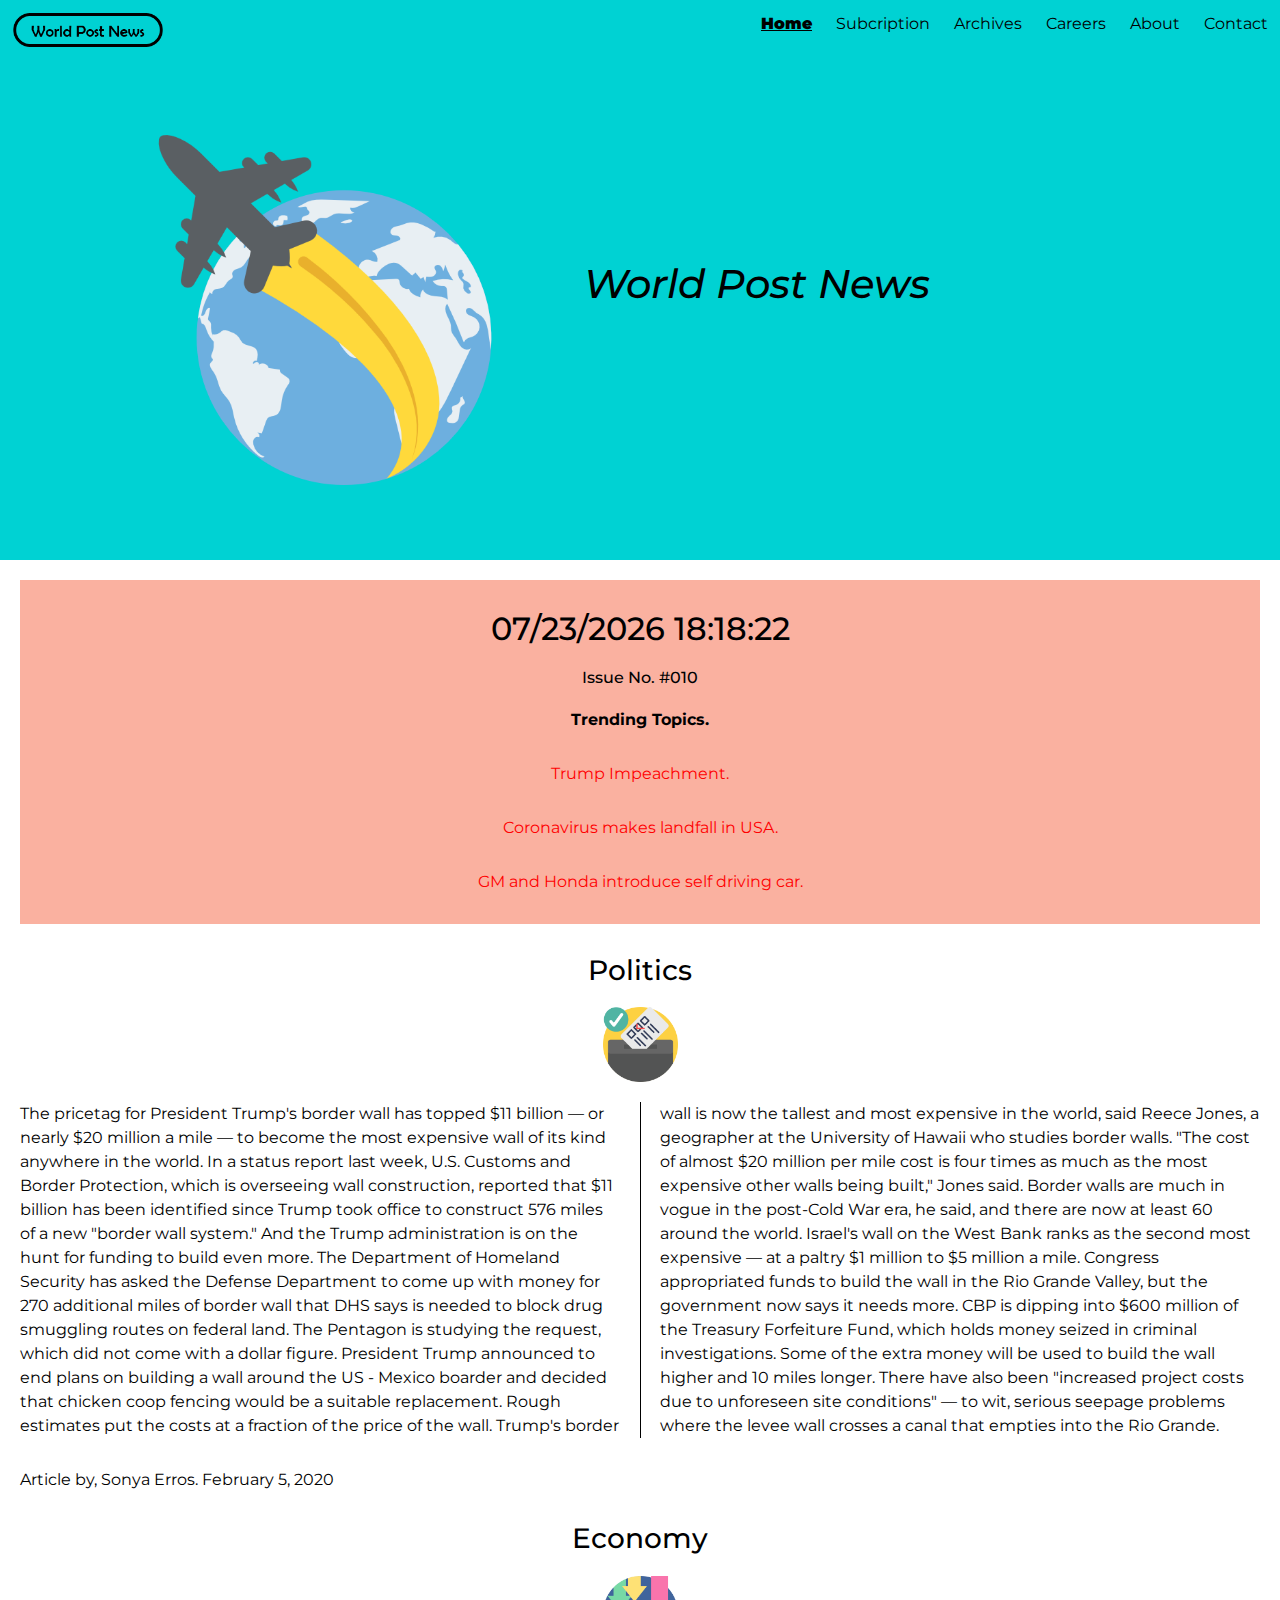
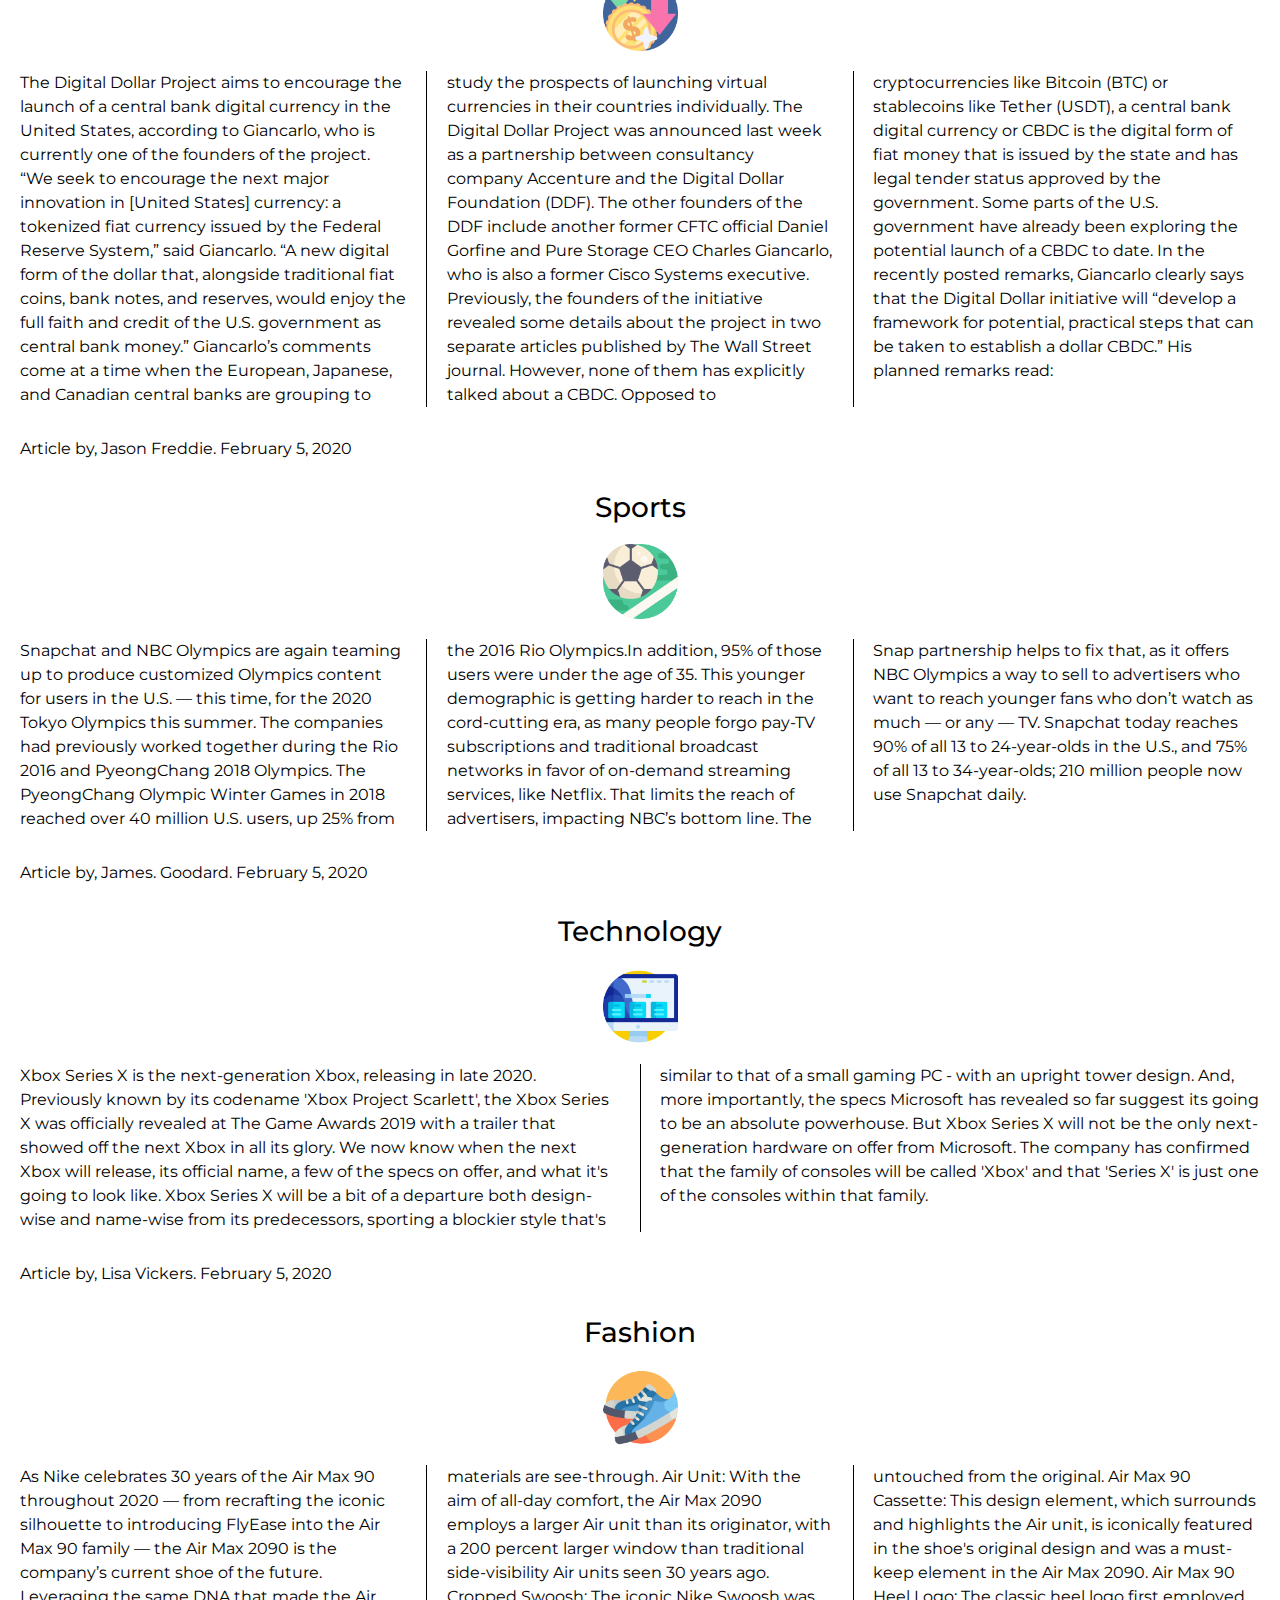
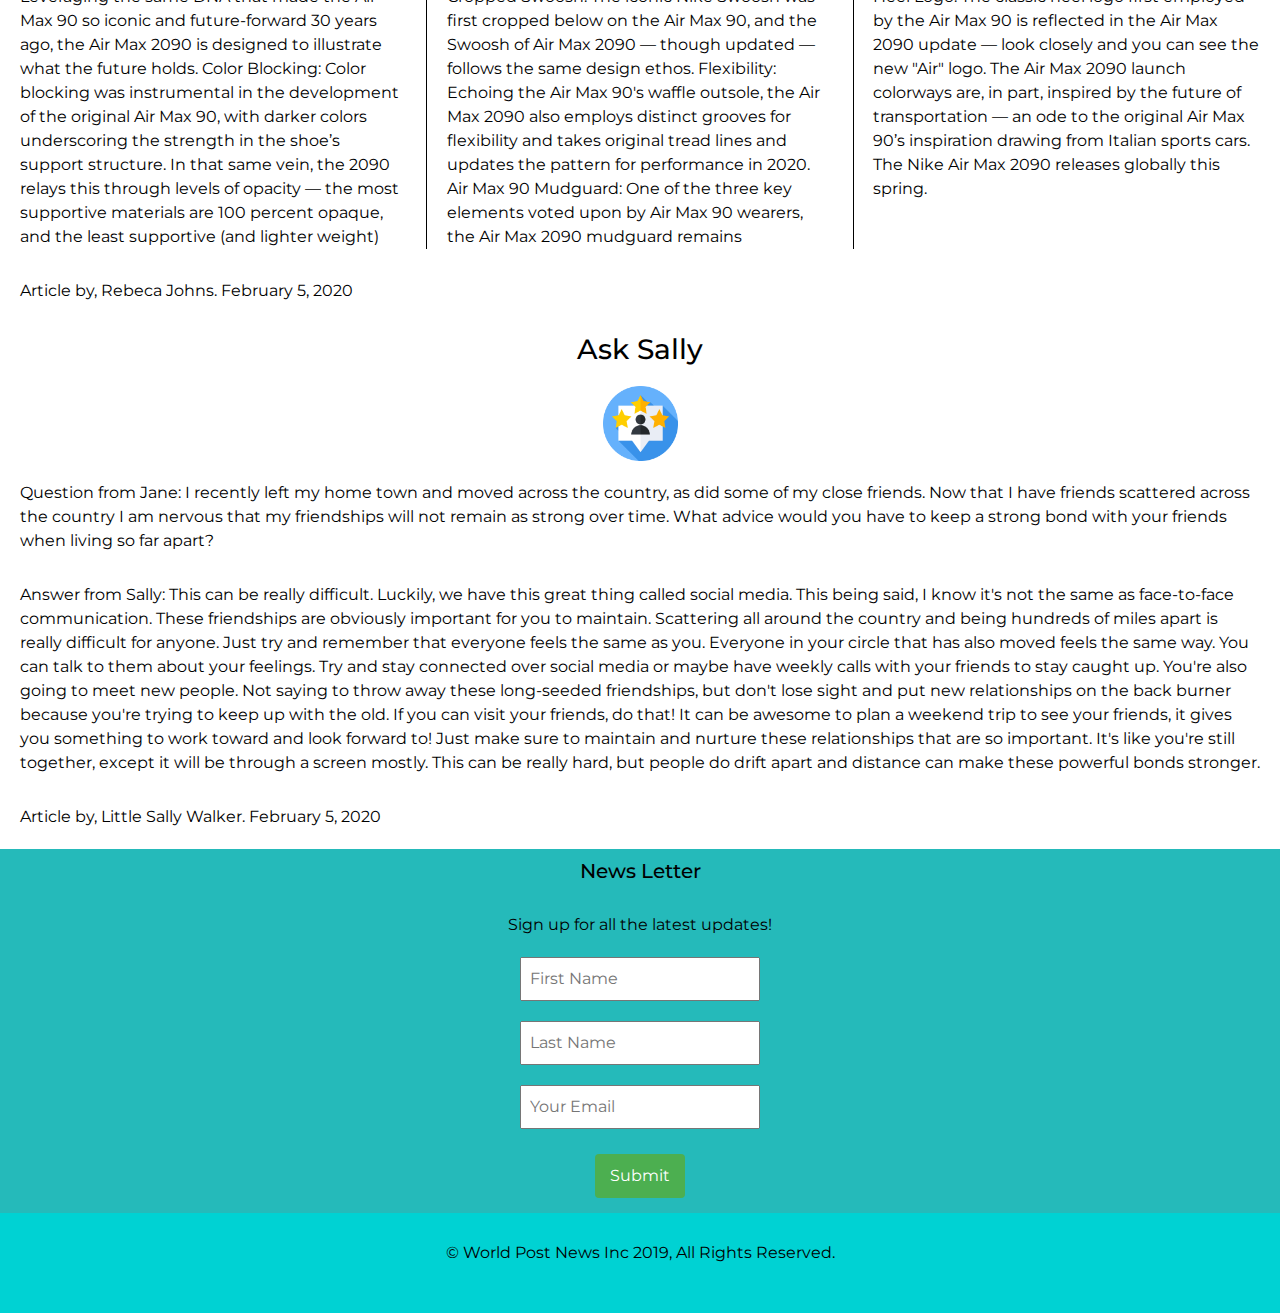
<file: index.html>
<!DOCTYPE html>
<html lang="en">
<head>
    <meta charset="UTF-8">
    <meta name="viewport" content="width=device-width, initial-scale=1.0">
    <meta http-equiv="X-UA-Compatible" content="ie=edge">
    <title>WPN</title>
    <link rel="stylesheet" href="https://maxcdn.bootstrapcdn.com/bootstrap/4.0.0/css/bootstrap.min.css"
        integrity="sha384-Gn5384xqQ1aoWXA+058RXPxPg6fy4IWvTNh0E263XmFcJlSAwiGgFAW/dAiS6JXm" crossorigin="anonymous">
    <link rel="stylesheet" href="styles/styles.css">
    <link rel="icon" href="images/globe.ico">
    <link href="https://fonts.googleapis.com/css?family=Montserrat&display=swap" rel="stylesheet">
   </head>
<body onload="myTimeStamp()">
    <section>
        <nav class="top-nav colored">
            <img class="nav-brand" src="images/wpn.png" alt="brand">
            <ul>
                <li><a href="contact.html">Contact</a></li>
                <li><a href="about.html">About</a></li>
                <li><a href="careers.html">Careers</a></li>
                <li><a href="archives.html">Archives</a></li>
                <li><a href="subscribe.html">Subcription</a></li>
                <li><a class="active" href="index.html">Home</a></li>
            </ul>
        </nav>

            <header class="top-container colored">
                
                <img class="head-img" src="images/travel.png" alt="airplane-img">
                <h1 class="first">World Post News</h1>
            </header>

    </section>

    <section>
        <div class="div1">
            <h2 id="date1"></h2>
            <h6>Issue No. #010</h6>
            <p class="trend-head">Trending Topics.</p>
            <p class="trend">Trump Impeachment. </p>
            <p class="trend">Coronavirus makes landfall in USA.</p>
            <p class="trend">GM and Honda introduce self driving car.</p>

        </div>
   </section>

   <section>
        <div class="div2">
            <h3>Politics</h3>
            <img  class="div-img" class="poli" src="images/politics.png" alt="vote-box">
            <p class="newspaper newspaper1">
                The pricetag for President Trump's border wall has topped $11 billion — or nearly $20 million a mile — to become the
                most expensive wall of its kind anywhere in the world. In a status report last week, U.S. Customs and Border Protection, which is overseeing wall construction, reported that
                $11 billion has been identified since Trump took office to construct 576 miles of a new "border wall system."
                And the Trump administration is on the hunt for funding to build even more. The Department of Homeland Security has
                asked the Defense Department to come up with money for 270 additional miles of border wall that DHS says is needed to
                block drug smuggling routes on federal land. The Pentagon is studying the request, which did not come with a dollar
                figure. President Trump announced to end plans on building a wall around the US - Mexico boarder and decided that
                chicken coop fencing would be a suitable replacement. Rough estimates put the costs at a fraction of the price of
                the wall. Trump's border wall is now the tallest and most expensive in the world, said Reece Jones, a geographer at the University
                of Hawaii who studies border walls.
                "The cost of almost $20 million per mile cost is four times as much as the most expensive other walls being built,"
                Jones said.
                Border walls are much in vogue in the post-Cold War era, he said, and there are now at least 60 around the world.
                Israel's wall on the West Bank ranks as the second most expensive — at a paltry $1 million to $5 million a mile.
                Congress appropriated funds to build the wall in the Rio Grande Valley, but the government now says it needs more. CBP
                is dipping into $600 million of the Treasury Forfeiture Fund, which holds money seized in criminal investigations.
                Some of the extra money will be used to build the wall higher and 10 miles longer. There have also been "increased
                project costs due to unforeseen site conditions" — to wit, serious seepage problems where the levee wall crosses a canal
                that empties into the Rio Grande.
            </p>
            <p>Article by, Sonya Erros. February 5, 2020</p>
        </div>

        <div class="div3">
            <h3>Economy</h3>
            <img  class="div-img" src="images/economy.png" alt="economy-image">
            <p class="newspaper newspaper2">
                The Digital Dollar Project aims to encourage the launch of a central bank digital currency in the United States,
                according to Giancarlo, who is currently one of the founders of the project.
                “We seek to encourage the next major innovation in [United States] currency: a tokenized fiat currency issued by the
                Federal Reserve System,” said Giancarlo. “A new digital form of the dollar that, alongside traditional fiat coins, bank
                notes, and reserves, would enjoy the full faith and credit of the U.S. government as central bank money.”
                Giancarlo’s comments come at a time when the European, Japanese, and Canadian central banks are grouping to study the
                prospects of launching virtual currencies in their countries individually.
                The Digital Dollar Project was announced last week as a partnership between consultancy company Accenture and the
                Digital Dollar Foundation (DDF).
                The other founders of the DDF include another former CFTC official Daniel Gorfine and Pure Storage CEO Charles
                Giancarlo, who is also a former Cisco Systems executive.
                Previously, the founders of the initiative revealed some details about the project in two separate articles published by
                The Wall Street journal. However, none of them has explicitly talked about a CBDC.
                Opposed to cryptocurrencies like Bitcoin (BTC) or stablecoins like Tether (USDT), a central bank digital currency or
                CBDC is the digital form of fiat money that is issued by the state and has legal tender status approved by the
                government. Some parts of the U.S. government have already been exploring the potential launch of a CBDC to date.
                In the recently posted remarks, Giancarlo clearly says that the Digital Dollar initiative will “develop a framework for
                potential, practical steps that can be taken to establish a dollar CBDC.” His planned remarks read:
            </p>
            <p>Article by, Jason Freddie. February 5, 2020</p> 
        </div>
 
        <div class="div4">
            <h3>Sports</h3>
            <img class="div-img"src="images/sports.png" alt="sports-image">
            <p class="newspaper newspaper3">
                Snapchat and NBC Olympics are again teaming up to produce customized Olympics content for users in the U.S. — this time,
                for the 2020 Tokyo Olympics this summer. The companies had previously worked together during the Rio 2016 and
                PyeongChang 2018 Olympics. The PyeongChang Olympic Winter Games in 2018 reached over 40 million U.S. users, up 25% from
                the 2016 Rio Olympics.In addition, 95% of those users were under the age of 35.
                This younger demographic is getting harder to reach in the cord-cutting era, as many people forgo pay-TV subscriptions
                and traditional broadcast networks in favor of on-demand streaming services, like Netflix. That limits the reach of
                advertisers, impacting NBC’s bottom line.
                The Snap partnership helps to fix that, as it offers NBC Olympics a way to sell to advertisers who want to reach younger
                fans who don’t watch as much — or any — TV. Snapchat today reaches 90% of all 13 to 24-year-olds in the U.S., and 75% of
                all 13 to 34-year-olds; 210 million people now use Snapchat daily.
            </p>
            <p>Article by, James. Goodard. February 5, 2020</p> 
        </div>

        <div class="div5">
            <h3>Technology</h3>
            <img  class="div-img" src="images/tech.png" alt="tech-image">
            <p class="newspaper newspaper4">
                Xbox Series X is the next-generation Xbox, releasing in late 2020. Previously known by its codename 'Xbox Project
                Scarlett', the Xbox Series X was officially revealed at The Game Awards 2019 with a trailer that showed off the next
                Xbox in all its glory.
                We now know when the next Xbox will release, its official name, a few of the specs on offer, and what it's going to look
                like. Xbox Series X will be a bit of a departure both design-wise and name-wise from its predecessors, sporting a
                blockier style that's similar to that of a small gaming PC - with an upright tower design. And, more importantly, the
                specs Microsoft has revealed so far suggest its going to be an absolute powerhouse.
                But Xbox Series X will not be the only next-generation hardware on offer from Microsoft. The company has confirmed that
                the family of consoles will be called 'Xbox' and that 'Series X' is just one of the consoles within that family.
            </p>

            <p>Article by, Lisa Vickers. February 5, 2020</p> 
        </div>

        <div class="div6">
            <h3>Fashion</h3>
            <img  class="div-img" src="images/fashion.png" alt="shoe-image">
            <p class="newspaper newspaper5">
                As Nike celebrates 30 years of the Air Max 90 throughout 2020 — from recrafting the iconic silhouette to introducing
                FlyEase into the Air Max 90 family — the Air Max 2090 is the company’s current shoe of the future.
                Leveraging the same DNA that made the Air Max 90 so iconic and future-forward 30 years ago, the Air Max 2090 is designed
                to illustrate what the future holds. Color Blocking: Color blocking was instrumental in the development of the original Air Max 90, with darker colors
                underscoring the strength in the shoe’s support structure. In that same vein, the 2090 relays this through levels of
                opacity — the most supportive materials are 100 percent opaque, and the least supportive (and lighter weight) materials
                are see-through.
                Air Unit: With the aim of all-day comfort, the Air Max 2090 employs a larger Air unit than its originator, with a 200
                percent larger window than traditional side-visibility Air units seen 30 years ago.
                Cropped Swoosh: The iconic Nike Swoosh was first cropped below on the Air Max 90, and the Swoosh of Air Max 2090 —
                though updated — follows the same design ethos.
                Flexibility: Echoing the Air Max 90's waffle outsole, the Air Max 2090 also employs distinct grooves for flexibility and
                takes original tread lines and updates the pattern for performance in 2020.
                Air Max 90 Mudguard: One of the three key elements voted upon by Air Max 90 wearers, the Air Max 2090 mudguard remains
                untouched from the original.
                Air Max 90 Cassette: This design element, which surrounds and highlights the Air unit, is iconically featured in the
                shoe's original design and was a must-keep element in the Air Max 2090.
                Air Max 90 Heel Logo: The classic heel logo first employed by the Air Max 90 is reflected in the Air Max 2090 update —
                look closely and you can see the new "Air" logo.
                The Air Max 2090 launch colorways are, in part, inspired by the future of transportation — an ode to the original Air
                Max 90’s inspiration drawing from Italian sports cars.
                The Nike Air Max 2090 releases globally this spring.
            </p>
            
            <p>Article by, Rebeca Johns. February 5, 2020</p> 
        </div>

        <div class="div7">
            <h3>Ask Sally</h3>
            <img class="div-img" src="images/review.png" alt="question-bubble">
            <p class="newspaper newspaper6">
                Question from Jane: 
                I recently left my home town and moved across the country, as did some of my close friends. Now that I have friends
                scattered across the country I am nervous that my friendships will not remain as strong over time. What advice would you
                have to keep a strong bond with your friends when living so far apart?
            </p>

            <p>
                Answer from Sally: 
                This can be really difficult. Luckily, we have this great thing called social media. This being said, I know it's not
                the same as face-to-face communication. These friendships are obviously important for you to maintain. Scattering all
                around the country and being hundreds of miles apart is really difficult for anyone. Just try and remember that everyone
                feels the same as you. Everyone in your circle that has also moved feels the same way. You can talk to them about your
                feelings. Try and stay connected over social media or maybe have weekly calls with your friends to stay caught up.
                You're also going to meet new people. Not saying to throw away these long-seeded friendships, but don't lose sight and
                put new relationships on the back burner because you're trying to keep up with the old. If you can visit your friends,
                do that! It can be awesome to plan a weekend trip to see your friends, it gives you something to work toward and look
                forward to! Just make sure to maintain and nurture these relationships that are so important. It's like you're still
                together, except it will be through a screen mostly. This can be really hard, but people do drift apart and distance can
                make these powerful bonds stronger.
            </p>

            <p>Article by, Little Sally Walker. February 5, 2020</p> 
        </div>
    </section>

    <section>
        <div class="div8">
            <center>
                <h5>News Letter</h5>
                <p class="signup">Sign up for all the latest updates!</p>
                <form class="form" action="handle_form.php" name="myForm" onsubmit="return validateForm()" method="post"form>
        
                    <input type='text' name='fname' class="inputs" id='fname' placeholder="First Name" maxlength="50" /> <br>
                    <input type='text' name='lname' class="inputs" id='lname' placeholder="Last Name" maxlength="50" /> <br>
                    <input type='email' name='email' class="inputs" id='mail' placeholder="Your Email" maxlength="100" /> <br>
                    
                    <input type='submit' class="btn" name='submit' value='Submit'>
                </form>
            </center>
        </div>
    </section>


    <footer class="foot">
        <p>© World Post News Inc 2019, All Rights Reserved. </p>
    </footer>

    <script>
        function myTimeStamp() {
            var timeDate = document.lastModified;
            document.getElementById("date1").innerHTML = timeDate;
        }
    </script>

    <script>
        function validateForm() {
            var x = document.forms["myForm"]["fname"]["lname"]["email"].value;
            if (x == "") {
                alert("Please don't leave the first any field blank.");
                return false;
            }
        }
    </script>

</body>
</html>
</file>
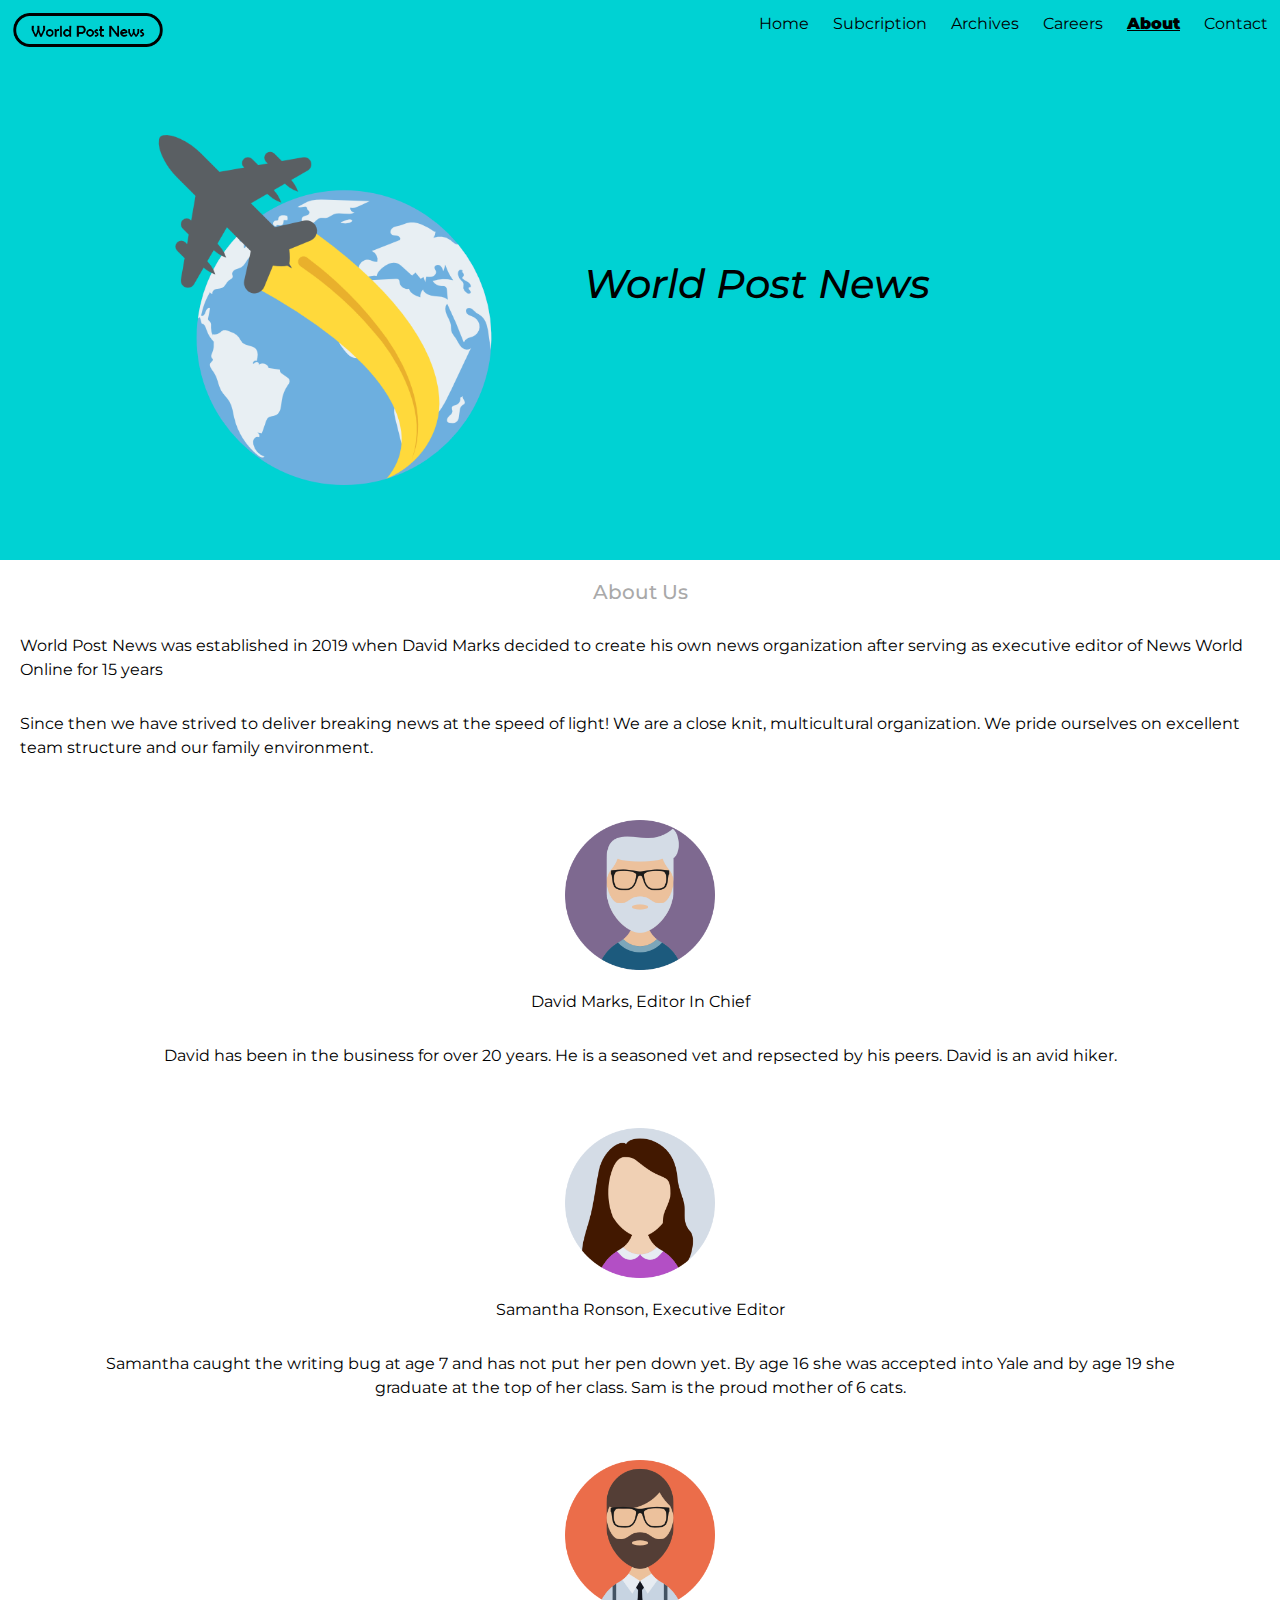
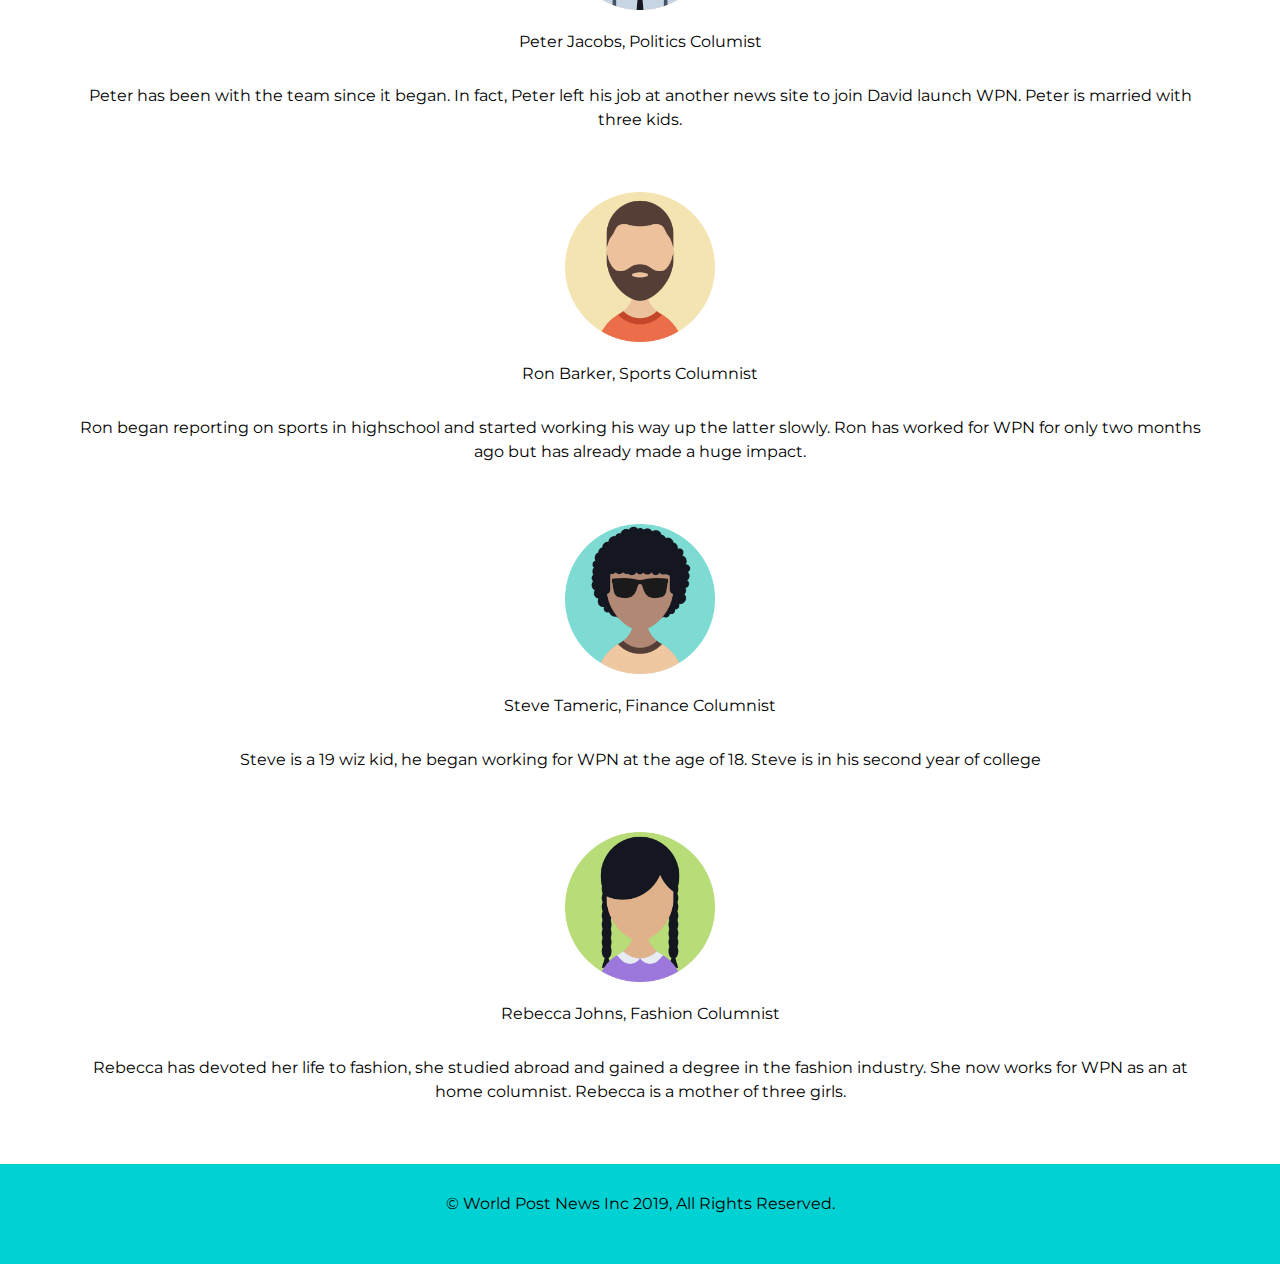
<file: about.html>
<!DOCTYPE html>
<html lang="en">

<head>
    <meta charset="UTF-8">
    <meta name="viewport" content="width=device-width, initial-scale=1.0">
    <meta http-equiv="X-UA-Compatible" content="ie=edge">
    <title>WPN</title>
    <link rel="stylesheet" href="https://maxcdn.bootstrapcdn.com/bootstrap/4.0.0/css/bootstrap.min.css"
        integrity="sha384-Gn5384xqQ1aoWXA+058RXPxPg6fy4IWvTNh0E263XmFcJlSAwiGgFAW/dAiS6JXm" crossorigin="anonymous">
    <link rel="stylesheet" href="styles/styles.css">
    <link rel="icon" href="images/globe.ico">
    <link href="https://fonts.googleapis.com/css?family=Montserrat&display=swap" rel="stylesheet">
</head>

<body onload="myFunction()">
    <section>
        <nav class="top-nav colored">
            <img class="nav-brand" src="images/wpn.png" alt="brand">
            <ul>
                <li><a href="contact.html">Contact</a></li>
                <li><a class="active" href="about.html">About</a></li>
                <li><a href="careers.html">Careers</a></li>
                <li><a href="archives.html">Archives</a></li>
                <li><a href="subscribe.html">Subcription</a></li>
                <li><a href="index.html">Home</a></li>
            </ul>
        </nav>

        <header class="top-container colored">
            <img class="head-img" src="images/travel.png" alt="airplane-img">
            <h1 class="first">World Post News</h1>
        </header>

    </section>

    <section>
        <div class="aboutdiv1">
            <h5>About Us</h5>
            <p>World Post News was established in 2019 when David Marks decided to create his own news organization after serving as executive editor of News World Online for 15 years</p>
            <p>Since then we have strived to deliver breaking news at the speed of light! We are a close knit, multicultural organization. We pride ourselves on excellent team structure and our family environment.</p>
        </div>

        <div class="aboutdiv">
            <img class="about-img" src="images/chief.png" alt="editor-chief">
            <p class="about-info">David Marks, Editor In Chief</p>
            <p class="about-info">David has been in the business for over 20 years. He is a seasoned vet and repsected by his peers. David is an avid hiker.</p>
        </div>
        
        <div class="aboutdiv">
            <img class="about-img" src="images/executive.png" alt="executive-lady">
            <p class="about-info">Samantha Ronson, Executive Editor</p>
            <p class="about-info">Samantha caught the writing bug at age 7 and has not put her pen down yet. By age 16 she was accepted into Yale and by age 19 she graduate at the top of her class. Sam is the proud mother of 6 cats.</p>
        </div>

        <div class="aboutdiv">
            <img class="about-img" src="images/man-1.png" alt="man-img">
            <p class="about-info">Peter Jacobs, Politics Columist</p>
            <p class="about-info">Peter has been with the team since it began. In fact, Peter left his job at another news site to join David launch WPN. Peter is married with three kids. </p>
        </div>

        <div class="aboutdiv">
            <img class="about-img" src="images/man-2.png" alt="man2-img">
            <p class="about-info">Ron Barker, Sports Columnist</p>
            <p class="about-info">Ron began reporting on sports in highschool and started working his way up the latter slowly. Ron has worked for WPN for only two months ago but has already made a huge impact.</p>
        </div>

        <div class="aboutdiv">
            <img class="about-img" src="images/boy-1.png" alt="boy-img">
            <p class="about-info">Steve Tameric, Finance Columnist</p>
            <p class="about-info">Steve is a 19 wiz kid, he began working for WPN at the age of 18. Steve is in his second year of college</p>
        </div>

        <div class="aboutdiv">
            <img class="about-img" src="images/girl.png" alt="girl-img">
            <p class="about-info">Rebecca Johns, Fashion Columnist</p>
            <p class="about-info">Rebecca has devoted her life to fashion, she studied abroad and gained a degree in the fashion industry. She now works for WPN as an at home columnist. Rebecca is a mother of three girls.</p>
        </div>

    </section>


    <footer class="foot">
        <p>© World Post News Inc 2019, All Rights Reserved. </p>
    </footer>
    
    <script>
        function myFunction() {
            document.getElementsByTagName("H5")[0].setAttribute("class", "change");
        }
    </script>

</body>

</html>
</file>
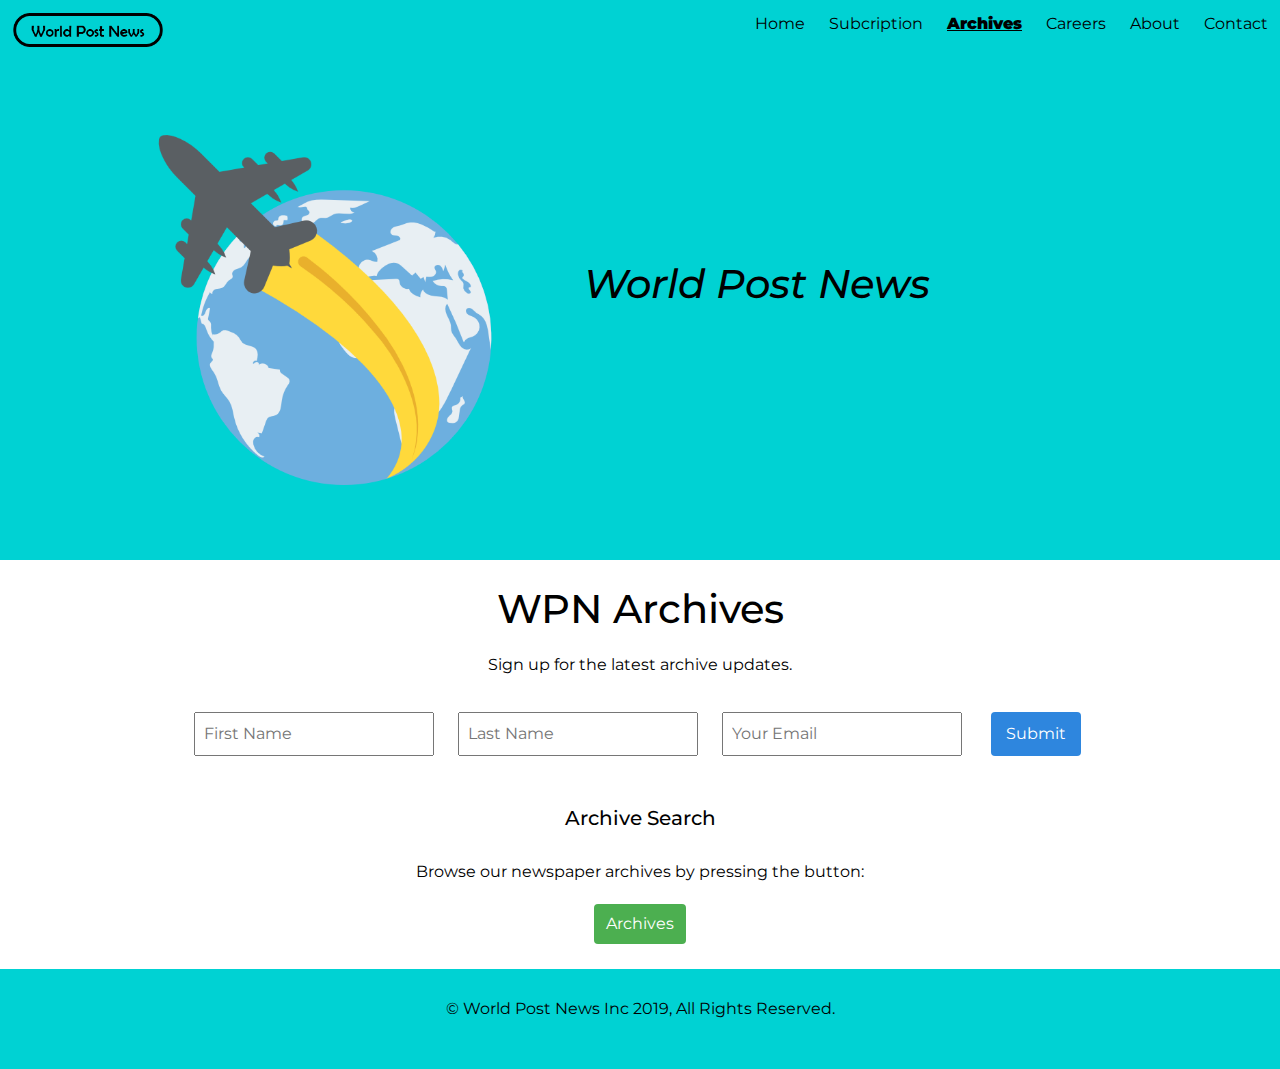
<file: archives.html>
<!DOCTYPE html>
<html lang="en">

<head>
    <meta charset="UTF-8">
    <meta name="viewport" content="width=device-width, initial-scale=1.0">
    <meta http-equiv="X-UA-Compatible" content="ie=edge">
    <title>WPN</title>
    <link rel="stylesheet" href="https://maxcdn.bootstrapcdn.com/bootstrap/4.0.0/css/bootstrap.min.css"
        integrity="sha384-Gn5384xqQ1aoWXA+058RXPxPg6fy4IWvTNh0E263XmFcJlSAwiGgFAW/dAiS6JXm" crossorigin="anonymous">
    <link rel="stylesheet" href="styles/styles.css">
    <link rel="icon" href="images/globe.ico">
    <link href="https://fonts.googleapis.com/css?family=Montserrat&display=swap" rel="stylesheet">
</head>

<body>
    <section>
        <nav class="top-nav colored">
            <img class="nav-brand" src="images/wpn.png" alt="brand">
            <ul>
                <li><a href="contact.html">Contact</a></li>
                <li><a href="about.html">About</a></li>
                <li><a href="careers.html">Careers</a></li>
                <li><a class="active" href="archives.html">Archives</a></li>
                <li><a href="subscribe.html">Subcription</a></li>
                <li><a href="index.html">Home</a></li>
            </ul>
        </nav>

        <header class="top-container colored">
            <img class="head-img" src="images/travel.png" alt="airplane-img">
            <h1 class="first">World Post News</h1>
        </header>

    </section>

    <section>
        <div class="arcdiv">
            <center>
                <h1>WPN Archives</h1>
                <p class="plan">Sign up for the latest archive updates.</p>
                <form class="form2" action="handle_form.php" id="myForm3" name="myForm3" onsubmit="return validateForm2()"
                    method="post" form>
            
                    <input type='text' name='fname' class="inputs" id='fname' placeholder="First Name" maxlength="50" />
                    <input type='text' name='lname' class="inputs" id='lname' placeholder="Last Name" maxlength="50" />
                    <input type='email' name='email' class="inputs" id='mail' placeholder="Your Email" maxlength="100" />

                    <input type='submit' class="btn4" name='submit' value='Submit'>
                </form>
            </center>
        </div>

        <div class="arcdiv">
            <h5>Archive Search</h5>
            <p class="arctext">Browse our newspaper archives by pressing the button: </p>
            
            <button class="btn3" type="button" onload="loadXMLDoc()">Archives</button>
            
            <table id="table"></table>
        </div>
    </section>


    <footer class="foot">
        <p>© World Post News Inc 2019, All Rights Reserved. </p>
    </footer>


    <script>
        function loadXMLDoc() {
            var xhttp = new XMLHttpRequest();
            xhttp.onreadystatechange = function () {
                if (this.readyState == 4 && this.status == 200) {
                    myFunction(this);
                }
            };
            xhttp.open("GET", "archives.xml", true);
            xhttp.send();
        }

        function myFunction(xml) {
            var i;
            var xmlDoc = xml.responseXML;
            var table = "<tr><th>Issue</th><th>Date</th><th>Articles</th></tr>";
            var x = xmlDoc.getElementsByTagName("CD");
            for (i = 0; i < x.length; i++) {
                table += "<tr><td>" +
                    x[i].getElementsByTagName("ISSUE")[0].childNodes[0].nodeValue +
                    "</td><td>" +
                    x[i].getElementsByTagName("DATE")[0].childNodes[0].nodeValue +
                    "</td></tr>";
                     x[i].getElementsByTagName("ARTICLE")[0].childNodes[0].nodeValue +
                    "</td></tr>"
            }
            document.getElementById("table").innerHTML = table;
        }
    </script>

        <script>
            function validateForm() {
                var x = document.forms["myForm3"]["fname"]["lname"]["email"].value;
                if (x == "") {
                    alert("Please don't leave the first any field blank.");
                    return false;
                }
            }
        </script>
</body>

</html>
</file>
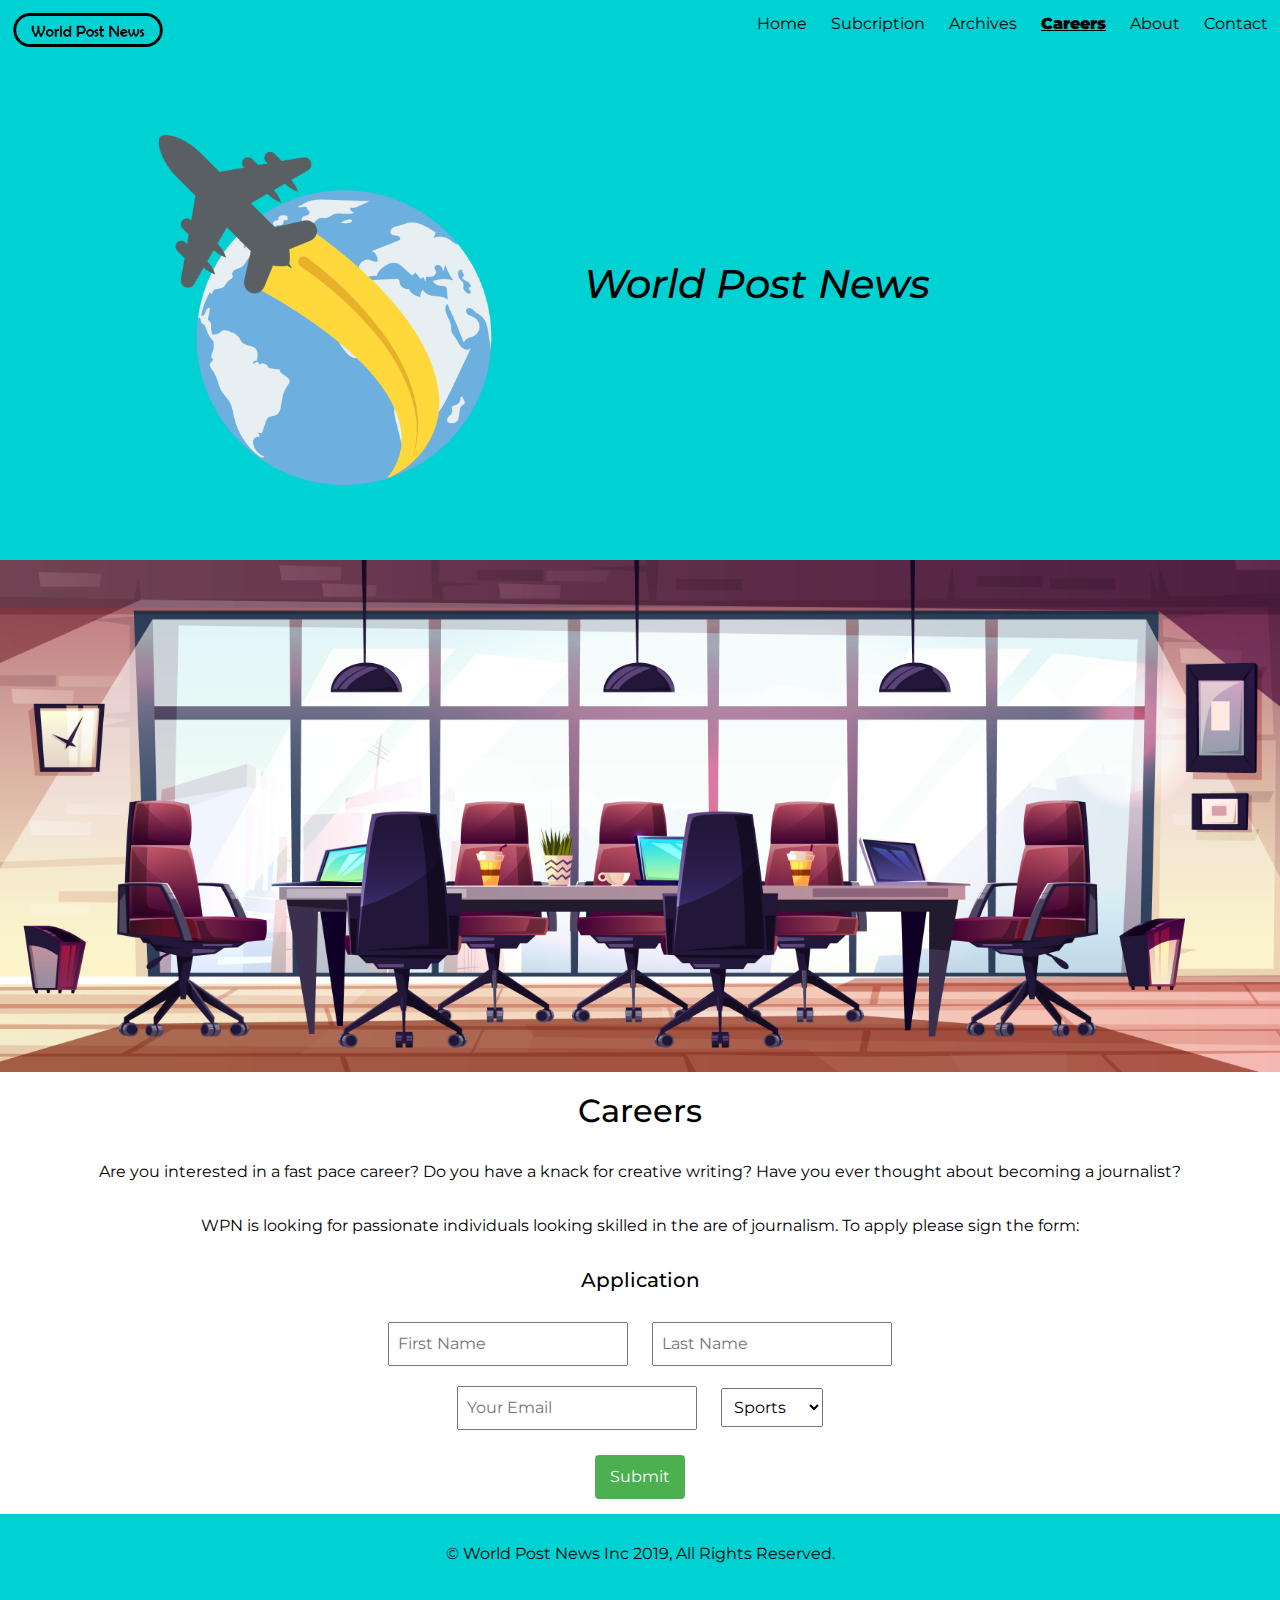
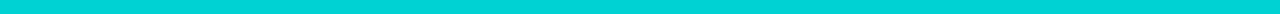
<file: careers.html>
<!DOCTYPE html>
<html lang="en">

<head>
    <meta charset="UTF-8">
    <meta name="viewport" content="width=device-width, initial-scale=1.0">
    <meta http-equiv="X-UA-Compatible" content="ie=edge">
    <title>WPN</title>
    <link rel="stylesheet" href="https://maxcdn.bootstrapcdn.com/bootstrap/4.0.0/css/bootstrap.min.css"
        integrity="sha384-Gn5384xqQ1aoWXA+058RXPxPg6fy4IWvTNh0E263XmFcJlSAwiGgFAW/dAiS6JXm" crossorigin="anonymous">
    <link rel="stylesheet" href="styles/styles.css">
    <link rel="icon" href="images/globe.ico">
    <link href="https://fonts.googleapis.com/css?family=Montserrat&display=swap" rel="stylesheet">
</head>

<body onload="myTimeStamp()">
    <section>
        <nav class="top-nav colored">
            <img class="nav-brand" src="images/wpn.png" alt="brand">
            <ul>
                <li><a href="contact.html">Contact</a></li>
                <li><a href="about.html">About</a></li>
                <li><a class="active" href="careers.html">Careers</a></li>
                <li><a href="archives.html">Archives</a></li>
                <li><a href="subscribe.html">Subcription</a></li>
                <li><a href="index.html">Home</a></li>
            </ul>
        </nav>

        <header class="top-container colored">
            <img class="head-img" src="images/travel.png" alt="airplane-img">
            <h1 class="first">World Post News</h1>
        </header>

    </section>

    <section>
        <div>
            <img src="images/room.jpg" alt="board-room" width="100%">
        </div>

        <div class="career-div">
            <h2>Careers</h2>
            <p class="c-txt">Are you interested in a fast pace career? Do you have a knack for creative writing? Have you ever thought about becoming a journalist?</p>
            <p class="c-txt">WPN is looking for passionate individuals looking skilled in the are of journalism. To apply please sign the form:</p>
        </div>

        <div class="career-div2">
            <center>
                <h5>Application</h5>
                <form class="form4" action="handle_form.php" id="myForm4" name="myForm4" onsubmit="return validateForm2()"
                    method="post" form>
            
                    <input type='text' name='fname' class="inputs" id='fname' placeholder="First Name" maxlength="50" />
                    <input type='text' name='lname' class="inputs" id='lname' placeholder="Last Name" maxlength="50" /> <br>
                    <input type='email' name='email' class="inputs" id='mail' placeholder="Your Email" maxlength="100" />
                    
                    <select class="inputs" name="jobs">
                        <option value="sports">Sports</option>
                        <option value="finance">Finance</option>
                        <option value="politics">Politics</option>
                        <option value="fashion">Fashion</option>
                    </select>
                    <br>
                    <input type='submit' class="btn" name='submit' value='Submit'>
                </form>
            </center>
        </div>
    </section>


    <footer class="foot">
        <p>© World Post News Inc 2019, All Rights Reserved. </p>
    </footer>

    <script>
        alert('Welcome to the careers page here you can find the latest jobs!')
    </script>

        <script>
            function validateForm() {
                var x = document.forms["myForm4"]["fname"]["lname"]["email"].value;
                if (x == "") {
                    alert("Please don't leave the first any field blank.");
                    return false;
                }
            }
        </script>
</body>

</html>
</file>
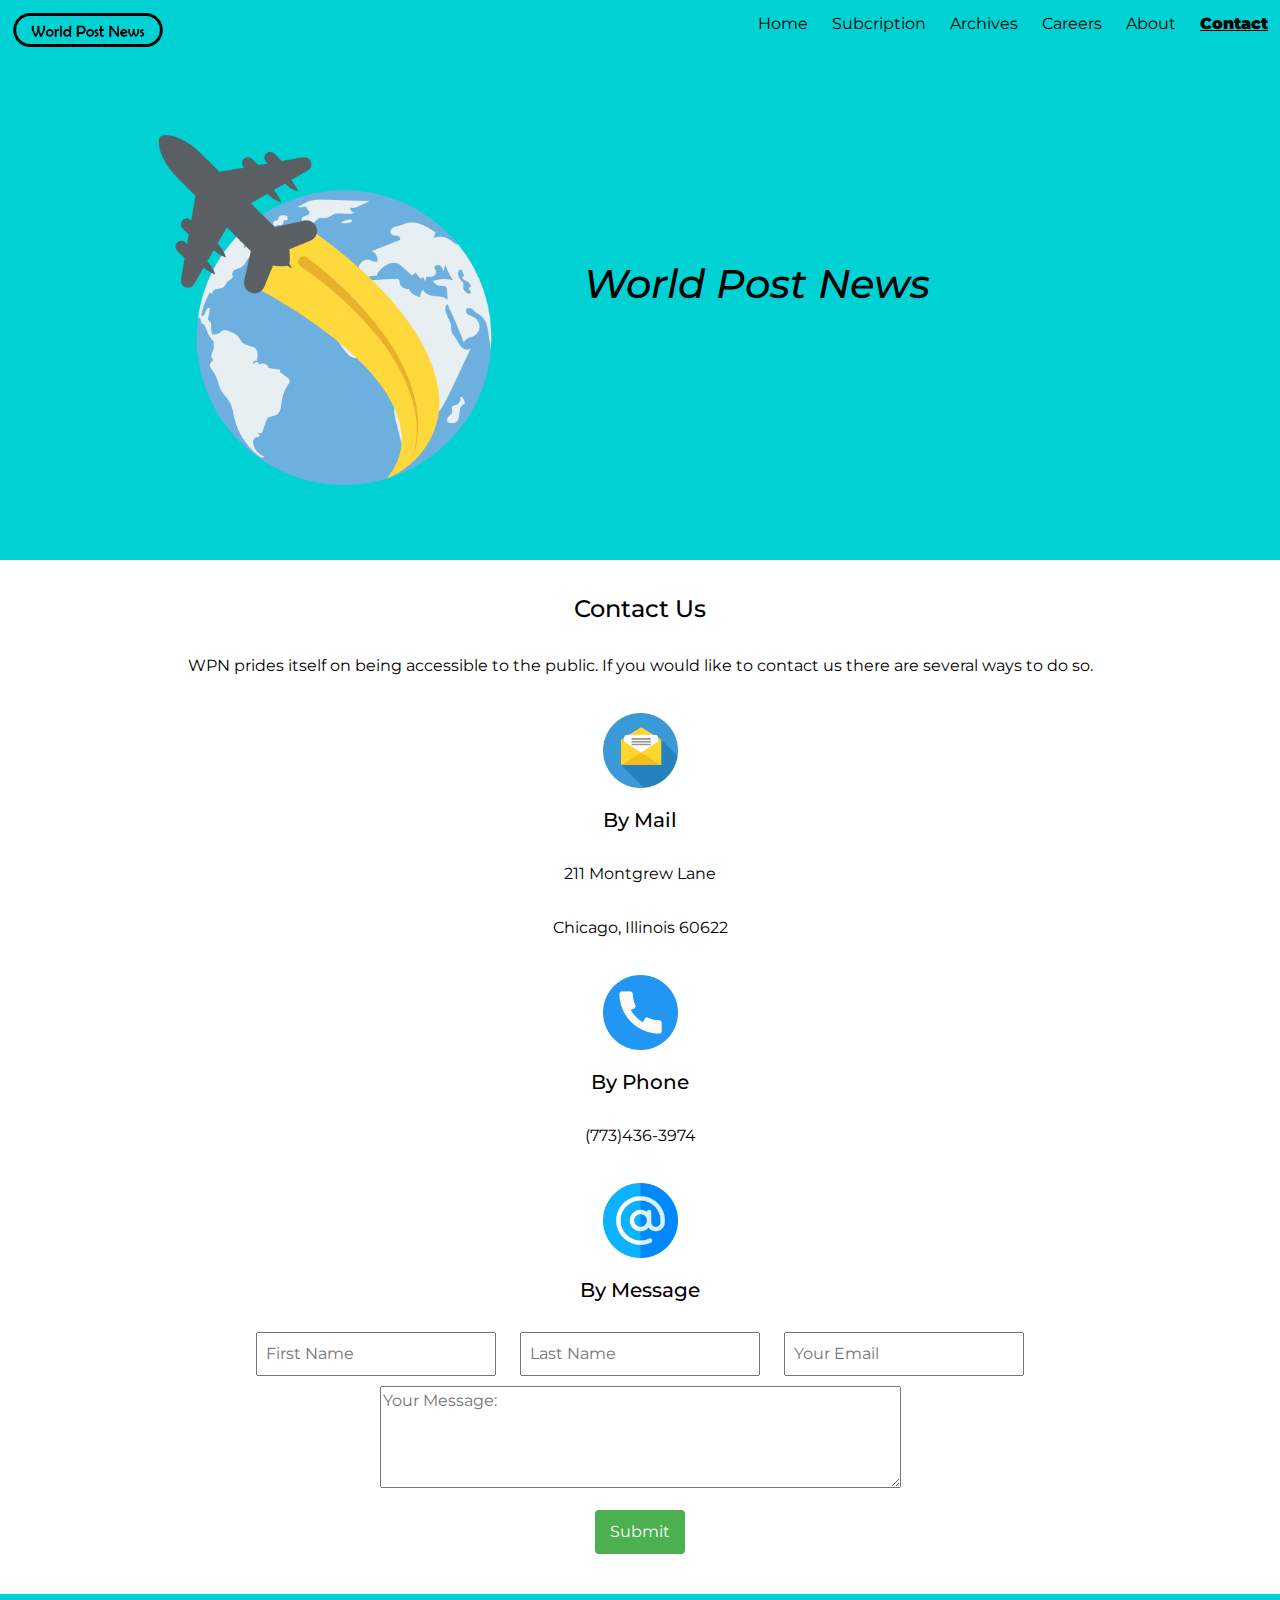
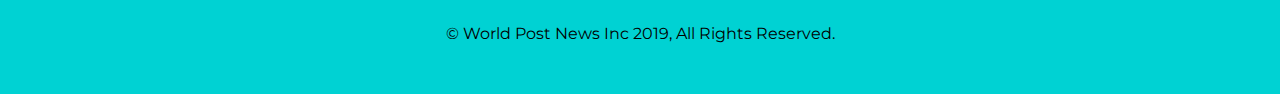
<file: contact.html>
<!DOCTYPE html>
<html lang="en">

<head>
    <meta charset="UTF-8">
    <meta name="viewport" content="width=device-width, initial-scale=1.0">
    <meta http-equiv="X-UA-Compatible" content="ie=edge">
    <title>Contact Us</title>
    <link rel="stylesheet" href="https://maxcdn.bootstrapcdn.com/bootstrap/4.0.0/css/bootstrap.min.css"
        integrity="sha384-Gn5384xqQ1aoWXA+058RXPxPg6fy4IWvTNh0E263XmFcJlSAwiGgFAW/dAiS6JXm" crossorigin="anonymous">
    <link rel="stylesheet" href="styles/styles.css">
    <link rel="icon" href="images/globe.ico">
    <link href="https://fonts.googleapis.com/css?family=Montserrat&display=swap" rel="stylesheet">
</head>

<body onload="myTitle()">
    <section>
        <nav class="top-nav colored">
            <img class="nav-brand" src="images/wpn.png" alt="brand">
            <ul>
                <li><a class="active" href="contact.html">Contact</a></li>
                <li><a href="about.html">About</a></li>
                <li><a href="careers.html">Careers</a></li>
                <li><a href="archives.html">Archives</a></li>
                <li><a href="subscribe.html">Subcription</a></li>
                <li><a href="index.html">Home</a></li>
            </ul>
        </nav>

        <header class="top-container colored">
            <img class="head-img" src="images/travel.png" alt="airplane-img">
            <h1 class="first">World Post News</h1>
        </header>

    </section>

    <section>
        <div class="contact-div">
            <h4 id="id1"></h4>
            <p class="contact-txt">WPN prides itself on being accessible to the public. If you would like to contact us there are several ways to do so.</p>
        </div>

        <div class="contact-div">
            <img class="contact-img" src="images/email.png" alt="mail-img">
            <h5>By Mail</h5>
            <p class="contact-txt">211 Montgrew Lane</p>
            <p class="contact-txt">Chicago, Illinois 60622</p>
        </div>

        <div class="contact-div">
            <img class="contact-img" src="images/call.png" alt="phone-img">
            <h5>By Phone</h5>
            <p class="contact-txt">(773)436-3974</p>
        </div>

        <div class="contact-div">
            <img class="contact-img" src="images/mail.png" alt="at-symbol">
            <center>
                <h5>By Message</h5>
                <form class="form5" action="handle_form.php" name="myForm5" onsubmit="return validateForm()" method="post" form>
            
                    <input type='text' name='fname' class="inputs" id='fname' placeholder="First Name" maxlength="50" /> 
                    <input type='text' name='lname' class="inputs" id='lname' placeholder="Last Name" maxlength="50" /> 
                    <input type='email' name='email' class="inputs" id='mail' placeholder="Your Email" maxlength="100" /> <br>
                    <textarea rows="4" cols="50" name="comment" placeholder="Your Message:" form="usrform"></textarea> <br>
                    <input type='submit' class="btn" name='submit' value='Submit'>
                </form>
            </center>
        </div>

    </section>

    <footer class="foot">
        <p>© World Post News Inc 2019, All Rights Reserved. </p>
    </footer>

        <script>
            function myTitle() {
                var homeTitle = document.title;
                document.getElementById("id1").innerHTML = homeTitle;
            }
        </script>

        <script>
            function validateForm() {
                var x = document.forms["myForm5"]["fname"]["lname"]["email"].value;
                if (x == "") {
                    alert("Please don't leave the first any field blank.");
                    return false;
                }
            }
        </script>

</body>

</html>
</file>
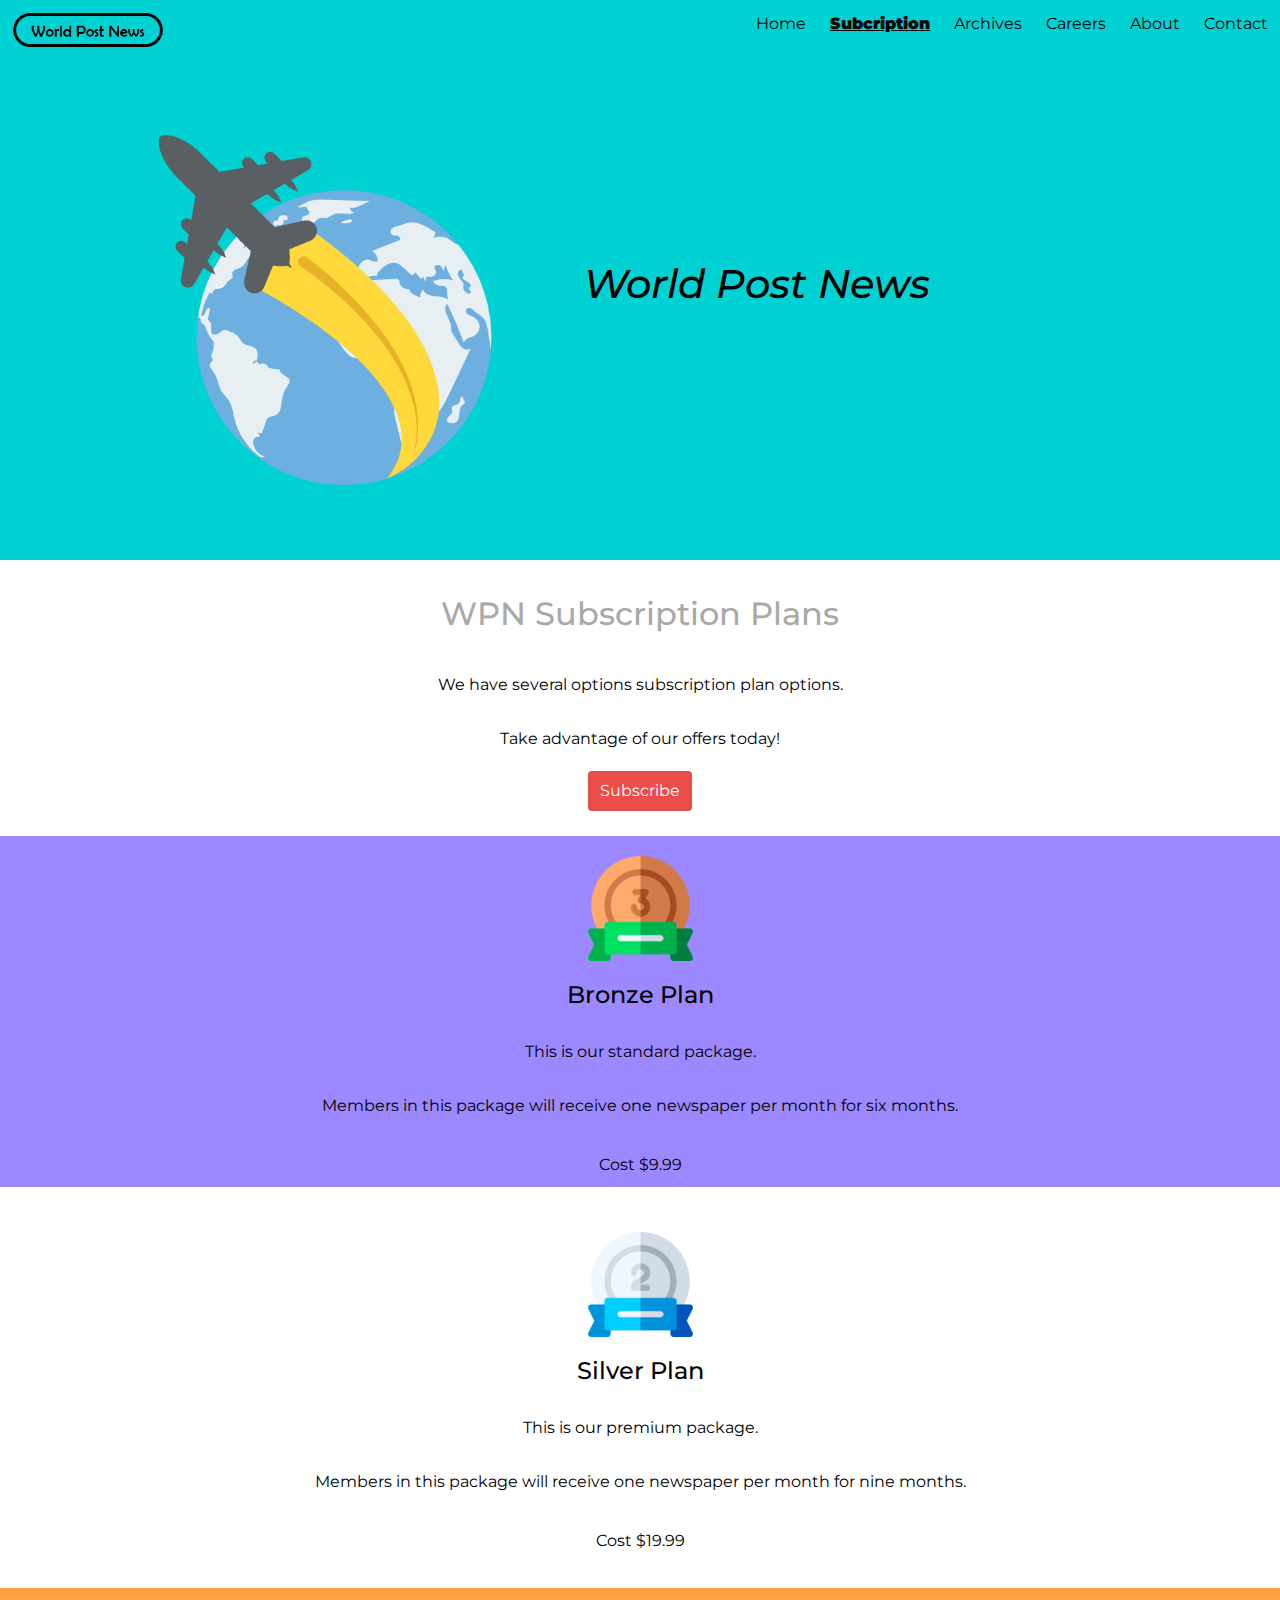
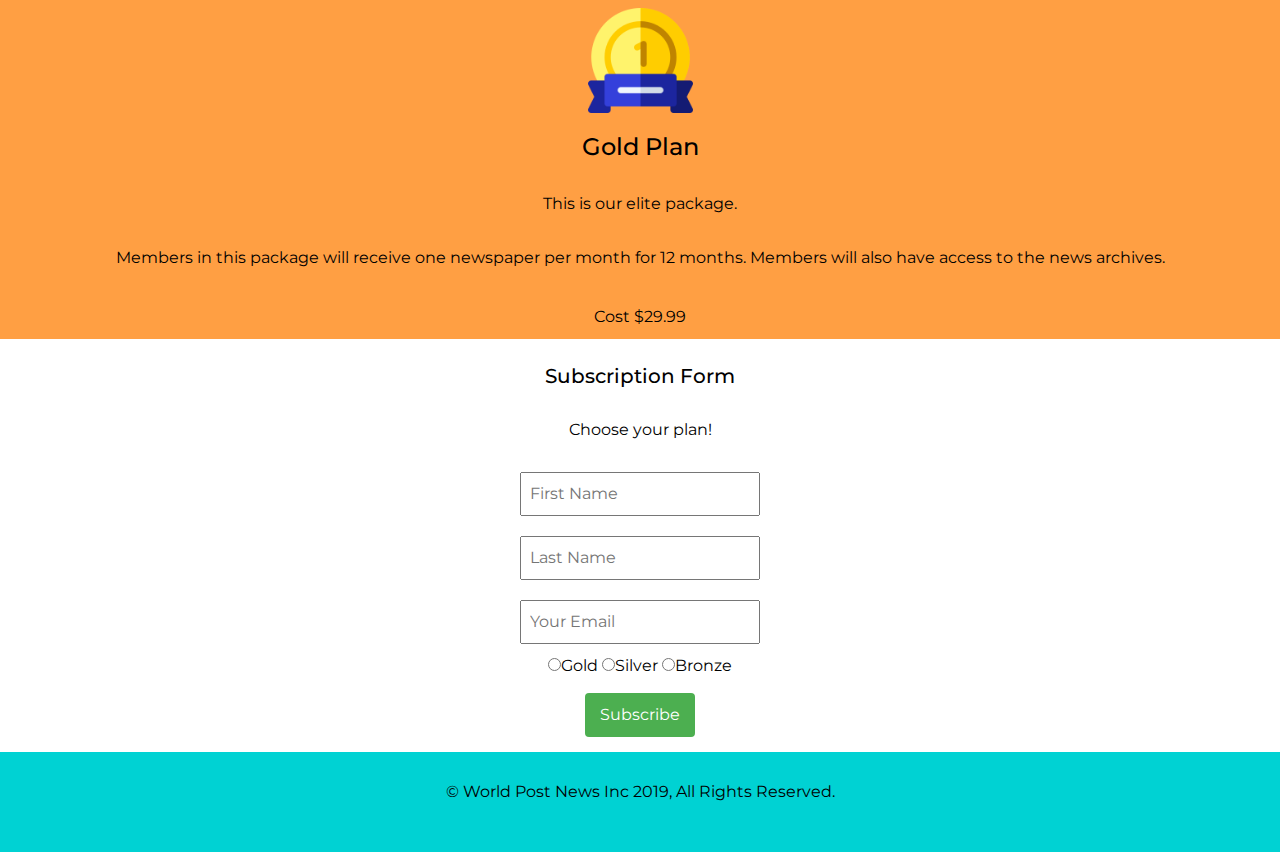
<file: subscribe.html>
<!DOCTYPE html>
<html lang="en">

<head>
    <meta charset="UTF-8">
    <meta name="viewport" content="width=device-width, initial-scale=1.0">
    <meta http-equiv="X-UA-Compatible" content="ie=edge">
    <title>WPN</title>
    <link rel="stylesheet" href="https://maxcdn.bootstrapcdn.com/bootstrap/4.0.0/css/bootstrap.min.css"
        integrity="sha384-Gn5384xqQ1aoWXA+058RXPxPg6fy4IWvTNh0E263XmFcJlSAwiGgFAW/dAiS6JXm" crossorigin="anonymous">
    <link rel="stylesheet" href="styles/styles.css">
    <link rel="icon" href="images/globe.ico">
    <link href="https://fonts.googleapis.com/css?family=Montserrat&display=swap" rel="stylesheet">
</head>

<body>
    <section>
        <nav class="top-nav colored">
            <img class="nav-brand" src="images/wpn.png" alt="brand">
            <ul>
                <li><a href="contact.html">Contact</a></li>
                <li><a href="about.html">About</a></li>
                <li><a href="careers.html">Careers</a></li>
                <li><a href="archives.html">Archives</a></li>
                <li><a class="active" href="subscribe.html">Subcription</a></li>
                <li><a href="index.html">Home</a></li>
            </ul>
        </nav>

        <header class="top-container colored">
            <img class="head-img" src="images/travel.png" alt="airplane-img">
            <h1 class="first">World Post News</h1>
        </header>

    </section>

   <section>
    <div class="subdiv2">
        <h2 class="subplan">WPN Subscription Plans</h2>
        <p class="description">We have several options subscription plan options. </p>
        <p class="description"> Take advantage of our offers today!</p>
            <form action="#myForm2">
                <input type="submit" class="btn2" value="Subscribe" />
            </form>
       </div>

       <div class="subdiv1">
            <img class="medal-img" src="images/third.png" alt="gold-medal-img">
            <h4>Bronze Plan</h4>
            <p class="description">This is our standard package. </p>
            <p class="description"> Members in this package will receive one newspaper per month for six months.</p>
            <p class="cost">Cost $9.99 </p>
       </div>

        <div class="subdiv2">
            <img class="medal-img" src="images/second.png" alt="silver-medal-image">
            <h4>Silver Plan</h4>
            <p class="description">This is our premium package. </p>
            <p class="description"> Members in this package will receive one newspaper per month for nine months.</p>
            <p class="cost">Cost $19.99 </p>
        </div>

        <div class="subdiv4">
            <img class="medal-img"  src="images/first.png" alt="bonze-medal-image">
            <h4>Gold Plan</h4>
            <p class="description">This is our elite package.</p>
            <p class="description"> Members in this package will receive one newspaper per month for 12 months. Members will also have access to the news archives.</p>
            <p class="cost">Cost $29.99 </p> 
        </div>   
   </section>

<section>
    <div class="subdiv5">
        <center>
            <h5>Subscription Form</h5>
            <p class="plan">Choose your plan!</p>
            <form class="form2" action="handle_form.php" id="myForm2" name="myForm2" onsubmit="return validateForm2()" method="post"
                form>

                <input type='text' name='fname' class="inputs" id='fname' placeholder="First Name" maxlength="50" />
                <br>
                <input type='text' name='lname' class="inputs" id='lname' placeholder="Last Name" maxlength="50" /> <br>
                <input type='email' name='email' class="inputs" id='mail' placeholder="Your Email" maxlength="100" />
                <br>
                <input type="radio" name="gold" value="gold">Gold 
                <input type="radio" name="silver" value="silver">Silver 
                <input type="radio" name="bronze" value="bronze">Bronze <br>

                <input type='submit' class="btn" name='submit' value='Subscribe'>
            </form>
        </center>
    </div>
</section>

    <footer class="foot">
        <p>© World Post News Inc 2019, All Rights Reserved. </p>
    </footer>

    <script>
        document.querySelector("h2").style.color = "#a9a9a9";
    </script>

    <script>
        function validateForm() {
            var x = document.forms["myForm2"]["fname"]["lname"]["email"].value;
            if (x == "") {
                alert("Please don't leave the first any field blank.");
                return false;
            }
        }
    </script>   


</body>

</html>
</file>
<file: styles/styles.css>
* {
  box-sizing: border-box;
}

body {
    font-family: 'Montserrat', sans-serif;
    background-color: #fff;
    color: black;
}

h2, h3, h4, h5 {
    text-align: center;
    margin: 10px;
    padding: 10px;
}

p {
    margin: 10px;
    padding: 10px;
}

/* Images */
.div-img {
    height: 75px;
    display: block;
    margin: auto;
}


/* Navigation */

.nav-brand {
    height: 40px;
    padding: 3px;
    margin: 10px;
}

ul {
    list-style-type: none;
    margin: 0;
    padding: 0;
    overflow: hidden;
    float: right;
}

li {
    float: right;

}

li a {
  display: block;
  color: black;
  text-align: center;
  padding: 12px;
  text-decoration: none;
}

li a:hover {
    color: white;
    font-weight: 900;
    text-decoration: none;
}

.active {
    font-weight: 900;
    text-decoration: underline;
}

/* Header */



.colored {
    background-color: #00d2d3;
}

.head-img {
    margin: 75px;
    padding-left: 75px;
    height: 350px;
}

.first {
    float: right;
    margin-top: 200px;
    margin-right: 350px;
    font-style: italic;
}

/* Divs */ 

.div1  {
    text-align: center;
    margin: 20px;
    padding: 10px;
    background-color: #fab1a0;
}

.trend-head {
    font-weight: bold;
}

.trend {
    color: red;
}

.div8 {
    background-color: #25baba;
}

.subdiv1 {
    background-color: #9c88ff;
}

.subdiv2 {
    margin: 25px;
}

.subdiv4 {
    background-color: #ff9f43;
}


/* Forms */

.inputs {
    padding: 8px;
    margin: 10px;
}

.signup {
    margin: 0px;
}


/* Buttons */

.btn {
    background-color: #4CAF50;
    color: white;
    padding: 10px 15px;
    border: none;
    border-radius: 4px;
    cursor: pointer;
    margin: 15px;
}

.btn2 {
    background-color: #eb4d4b;
    color: white;
    padding: 8px 12px;
    border: none;
    border-radius: 4px;
    cursor: pointer;
    margin: 0 auto;
    display: block;
}

.btn3 {
    background-color: #4CAF50;
    color: white;
    padding: 8px 12px;
    border: none;
    border-radius: 4px;
    cursor: pointer;
    margin: 0 auto;
    display: block;
}

.btn4 {
    background-color: #2e86de;
    color: white;
    padding: 10px 15px;
    border: none;
    border-radius: 4px;
    cursor: pointer;
    margin: 15px;
}

/* News Paper Articles */

.newspaper {
    column-gap: 40px;
    column-rule-style: solid;
    column-rule-width: 1px;
}

.newspaper1 {
    column-count: 2;
}

.newspaper2 {
    column-count: 3;
}

.newspaper3 {
    column-count: 3;
}

.newspaper4 {
    column-count: 2;
}

.newspaper5 {
    column-count: 3;
}

/* Subscription Page */

.medal-img {
    height: 125px;
    display: block;
    margin: auto;
    padding-top: 20px;
}

.subplan {
    text-align: center;
    margin: 20px;
}

.description {
    text-align: center;
    margin: 10px;
}

.cost {
    text-align: center;
    margin: 15px;
}


/* Archives Page */

table,th,td {
  border : 1px solid black;
  border-collapse: collapse;
}
th,td {
  padding: 5px;
}

.arctext {
    text-align: center;
}

.arcdiv {
    margin: 25px;
}

/* Careers Page */

.c-txt {
    text-align: center;
}


/* About Page */

.about-img {
    height: 150px;
    display: block;
    margin: auto;
}

.about-info {
    text-align: center;
}

.aboutdiv {
    margin: 50px;
}

/* Contact */

.contact-txt {
    text-align: center;
}

.change {
    color: #a9a9a9;
}

.contact-img {
    height: 75px;
    display: block;
    margin: auto;
}

.contact-div {
    margin: 25px;
}

/* Footer */
.foot {
    background-color: #00d2d3;
    height: 100px;
    text-align: center;
    padding: 8px;
}
</file>
